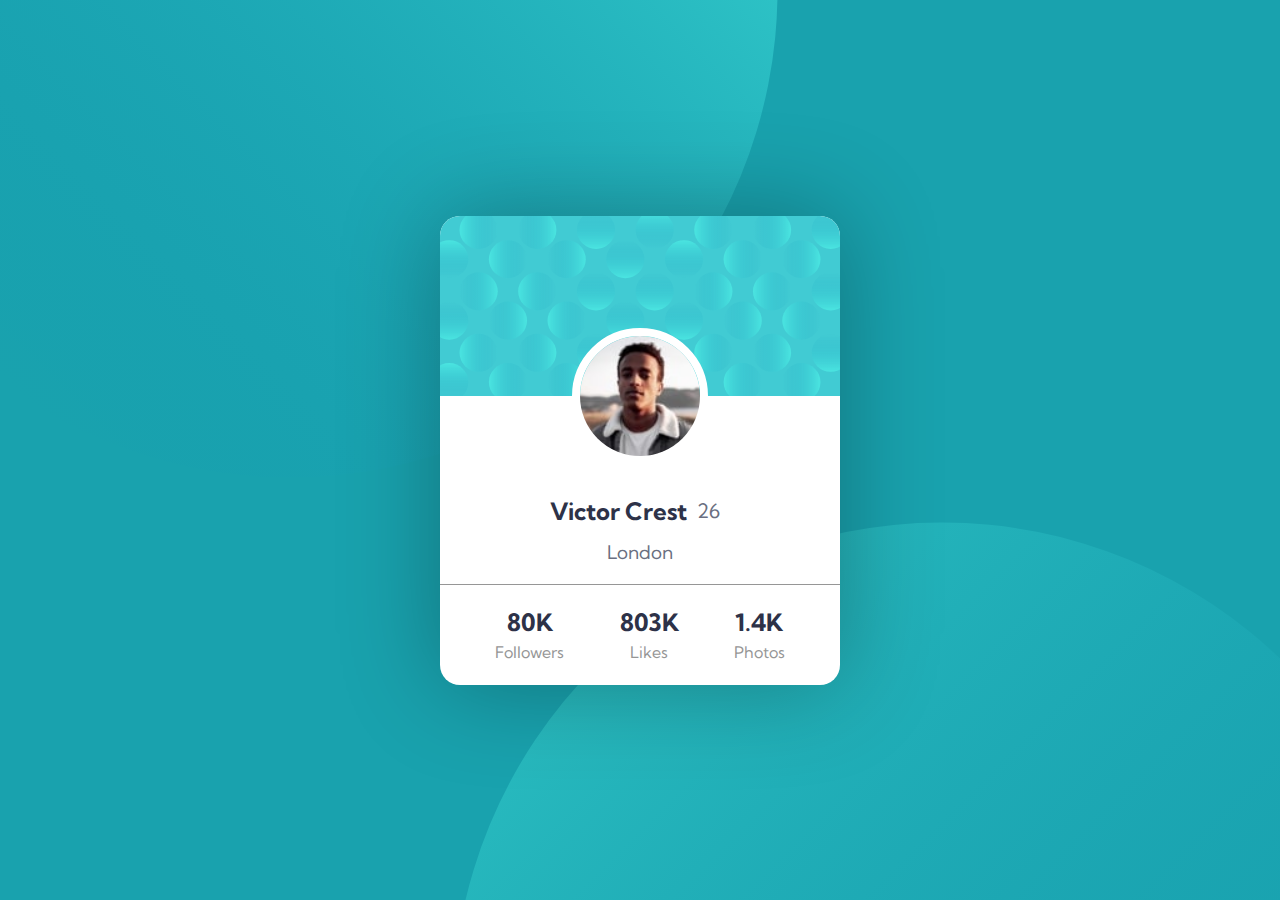
<file: profile card component/index.html>
<!DOCTYPE html>
<html lang="en">
  <head>
    <meta charset="UTF-8" />
    <meta name="viewport" content="width=device-width, initial-scale=1.0" />
    <!-- displays site properly based on user's device -->

    <link
      rel="icon"
      type="image/png"
      sizes="32x32"
      href="./images/favicon-32x32.png"
    />

    <link rel="stylesheet" href="css/style.css" />

    <title>Frontend Mentor | Profile card component</title>

    <!-- Feel free to remove these styles or customise in your own stylesheet 👍 -->
  </head>
  <body>
    <div class="container">
      <div class="card-top">
        <div class="card-image">
          <img src="images/image-victor.jpg" alt="" />
        </div>
      </div>
      <div class="card-info">
        <div class="profile-info">
          <div class="info">
            <h2>Victor Crest</h2>
            <h2 class="age">26</h2>
          </div>

          <h3 class="location">London</h3>
        </div>
        <div class="social">
          <div class="item">
            <h2>80K</h2>
            <p>Followers</p>
          </div>
          <div class="item">
            <h2>803K</h2>
            <p>Likes</p>
          </div>
          <div class="item">
            <h2>1.4K</h2>
            <p>Photos</p>
          </div>
        </div>
      </div>
    </div>
  </body>
</html>
</file>
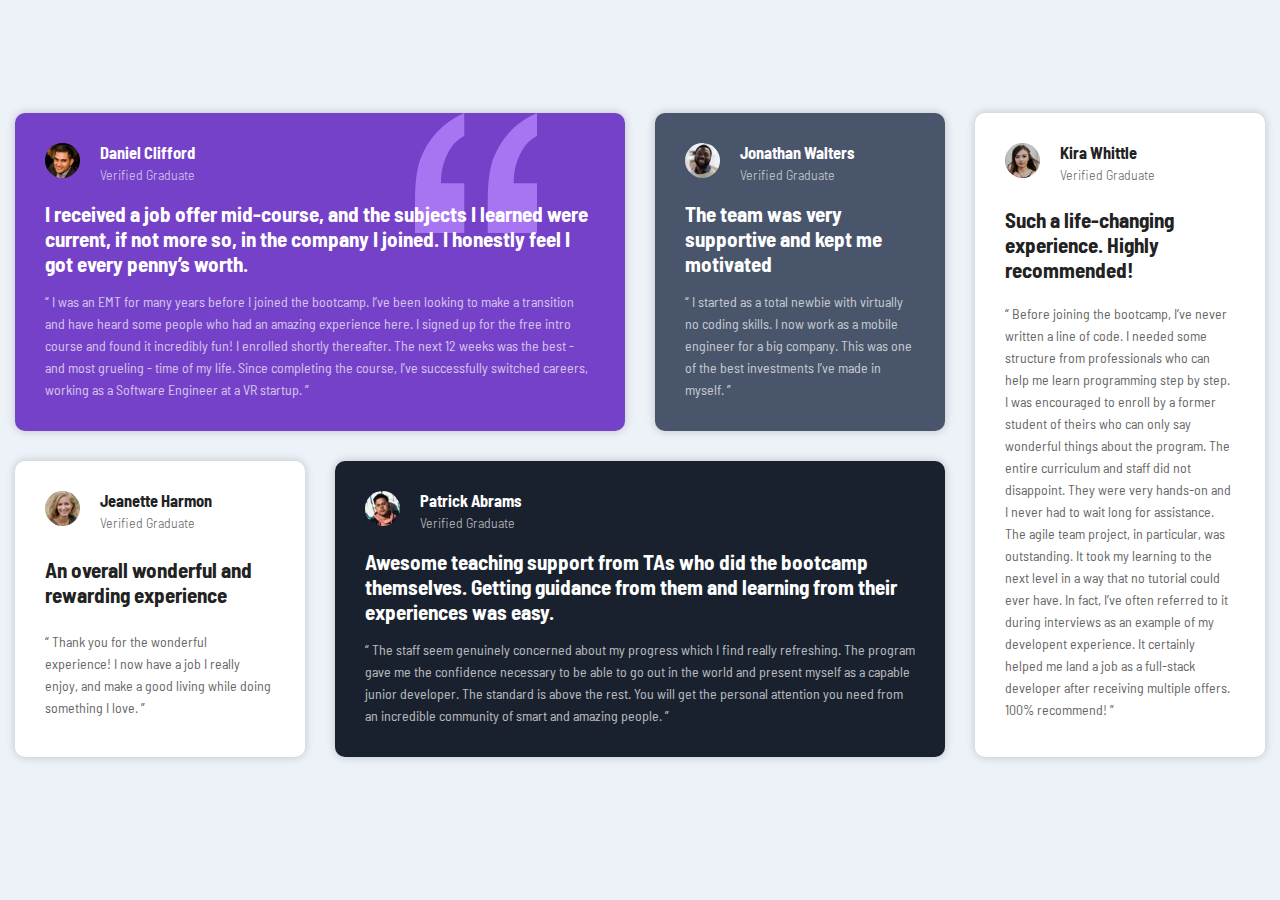
<file: testimonials-grid-section/index.html>
<!DOCTYPE html>
<html lang="en">
  <head>
    <meta charset="UTF-8" />
    <meta name="viewport" content="width=device-width, initial-scale=1.0" />
    <!-- displays site properly based on user's device -->

    <link
      rel="icon"
      type="image/png"
      sizes="32x32"
      href="./images/favicon-32x32.png"
    />

    <title>Frontend Mentor | [Challenge Name Here]</title>

    <link rel="stylesheet" href="css/style.css" />
  </head>
  <body>
    <div class="container">
      <div class="testimonial testimonial-1">
        <div class="user">
          <div class="user-photo">
            <img src="images/image-daniel.jpg" alt="" />
          </div>
          <div class="user-info">
            <h3>Daniel Clifford</h3>
            <p>Verified Graduate</p>
          </div>
        </div>
        <h2>
          I received a job offer mid-course, and the subjects I learned were
          current, if not more so, in the company I joined. I honestly feel I
          got every penny’s worth.
        </h2>
        <p>
          “ I was an EMT for many years before I joined the bootcamp. I’ve been
          looking to make a transition and have heard some people who had an
          amazing experience here. I signed up for the free intro course and
          found it incredibly fun! I enrolled shortly thereafter. The next 12
          weeks was the best - and most grueling - time of my life. Since
          completing the course, I’ve successfully switched careers, working as
          a Software Engineer at a VR startup. ”
        </p>
      </div>
      <div class="testimonial testimonial-2">
        <div class="user">
          <div class="user-photo">
            <img src="images/image-jonathan.jpg" alt="" />
          </div>
          <div class="user-info">
            <h3>Jonathan Walters</h3>
            <p>Verified Graduate</p>
          </div>
        </div>
        <h2>The team was very supportive and kept me motivated</h2>
        <p>
          “ I started as a total newbie with virtually no coding skills. I now
          work as a mobile engineer for a big company. This was one of the best
          investments I’ve made in myself. ”
        </p>
      </div>
      <div class="testimonial testimonial-4">
        <div class="user">
          <div class="user-photo">
            <img src="images/image-jeanette.jpg" alt="" />
          </div>
          <div class="user-info">
            <h3>Jeanette Harmon</h3>
            <p>Verified Graduate</p>
          </div>
        </div>
        <h2>An overall wonderful and rewarding experience</h2>
        <p>
          “ Thank you for the wonderful experience! I now have a job I really
          enjoy, and make a good living while doing something I love. ”
        </p>
      </div>
      <div class="testimonial testimonial-5">
        <div class="user">
          <div class="user-photo">
            <img src="images/image-patrick.jpg" alt="" />
          </div>
          <div class="user-info">
            <h3>Patrick Abrams</h3>
            <p>Verified Graduate</p>
          </div>
        </div>
        <h2>
          Awesome teaching support from TAs who did the bootcamp themselves.
          Getting guidance from them and learning from their experiences was
          easy.
        </h2>
        <p>
          “ The staff seem genuinely concerned about my progress which I find
          really refreshing. The program gave me the confidence necessary to be
          able to go out in the world and present myself as a capable junior
          developer. The standard is above the rest. You will get the personal
          attention you need from an incredible community of smart and amazing
          people. ”
        </p>
      </div>
      <div class="testimonial testimonial-3">
        <div class="user">
          <div class="user-photo">
            <img src="images/image-kira.jpg" alt="" />
          </div>
          <div class="user-info">
            <h3>Kira Whittle</h3>
            <p>Verified Graduate</p>
          </div>
        </div>
        <h2>Such a life-changing experience. Highly recommended!</h2>
        <p>
          “ Before joining the bootcamp, I’ve never written a line of code. I
          needed some structure from professionals who can help me learn
          programming step by step. I was encouraged to enroll by a former
          student of theirs who can only say wonderful things about the program.
          The entire curriculum and staff did not disappoint. They were very
          hands-on and I never had to wait long for assistance. The agile team
          project, in particular, was outstanding. It took my learning to the
          next level in a way that no tutorial could ever have. In fact, I’ve
          often referred to it during interviews as an example of my developent
          experience. It certainly helped me land a job as a full-stack
          developer after receiving multiple offers. 100% recommend! ”
        </p>
      </div>
    </div>
  </body>
</html>
</file>
<file: profile card component/css/style.css>
@import url(https://fonts.googleapis.com/css?family=Kumbh+Sans:300,regular,700);
* {
  padding: 0;
  margin: 0;
}

body {
  background: url(../images/bg-pattern-bottom.svg) bottom -600px right -150px no-repeat, url(../images/bg-pattern-top.svg) top -500px left -200px no-repeat;
  background-color: #19a2ae;
  height: 100vh;
  font-family: 'Kumbh Sans';
  display: flex;
  justify-content: center;
  align-items: center;
  margin: 0;
  color: #2d3248;
}

.container {
  width: 400px;
  background-color: #fff;
  border-radius: 20px;
  box-shadow: 0 0 100px rgba(0, 0, 0, 0.3);
}

.card-top {
  background: url("../images/bg-pattern-card.svg") no-repeat center center/cover;
  border-top-left-radius: 20px;
  border-top-right-radius: 20px;
  width: 100%;
  height: 180px;
  position: relative;
}

.card-top .card-image {
  position: absolute;
  top: 100%;
  left: 50%;
  transform: translate(-50%, -50%);
  border-radius: 50%;
  border: 8px solid #fff;
  width: 120px;
  height: 120px;
  overflow: hidden;
}

.card-top .card-image img {
  max-width: 100%;
  height: 100%;
  display: block;
  object-fit: cover;
}

.profile-info {
  margin-top: 100px;
  text-align: center;
  display: flex;
  justify-content: center;
  flex-direction: column;
}

.profile-info .info {
  display: flex;
  justify-content: center;
  text-align: center;
  align-items: center;
}

.profile-info .info h2 {
  margin-right: 10px;
  font-weight: 700;
}

.profile-info .info .age {
  font-weight: 400;
  font-size: 20px;
  color: #6a6f81;
}

.profile-info .location {
  margin-top: 15px;
  font-weight: 400;
  display: block;
  color: #6a6f81;
  margin-bottom: 20px;
}

.social {
  display: flex;
  width: 100%;
  height: 100px;
  justify-content: space-evenly;
  align-items: center;
  text-align: center;
  border-top: 1px solid #969696;
}

.social .item h2 {
  font-weight: 700;
}

.social .item p {
  font-weight: 400;
  color: #969696;
  margin-top: 5px;
}
</file>
<file: testimonials-grid-section/css/style.css>
@import url(https://fonts.googleapis.com/css?family=Barlow+Semi+Condensed:100,100italic,200,200italic,300,300italic,regular,italic,500,500italic,600,600italic,700,700italic,800,800italic,900,900italic);
* {
  box-sizing: border-box;
  padding: 0;
  margin: 0;
  font-family: 'Barlow Semi Condensed';
}

body {
  background-color: #ecf2f8;
  display: flex;
  justify-content: center;
  align-items: center;
  height: 100vh;
}

.container {
  max-width: 1250px;
  margin: 0 auto;
  display: grid;
  grid-gap: 30px;
  grid-template-columns: repeat(4, 1fr);
  grid-template-rows: repeat(4, max-content);
}

.testimonial {
  padding: 30px;
  display: grid;
  grid-template-columns: 1fr;
  font-size: 14px;
  border-radius: 10px;
  color: #fff;
  word-wrap: break-word;
  box-shadow: 0 0 10px 0 rgba(0, 0, 0, 0.2);
}

.testimonial h2 {
  margin: 15px 0;
}

.testimonial p {
  opacity: .7;
  line-height: 22px;
}

.testimonial-1 {
  grid-column: 1/3;
  grid-row-start: 1;
  grid-row-end: 3;
  background: url(../images/bg-pattern-quotation.svg) no-repeat;
  background-position: 400px 0px;
  background-size: 20%;
  background-color: #7541c8;
}

.testimonial-2 {
  grid-column: 3/3;
  grid-row-start: 1;
  grid-row-end: 3;
  background-color: #48556a;
}

.testimonial-3 {
  grid-column: 4/-1;
  grid-row-start: 1;
  grid-row-end: 4;
  background-color: #fff;
  color: #222;
}

.testimonial-4 {
  grid-column: 1/1;
  grid-row-start: 3;
  grid-row-end: 4;
  background-color: #fff;
  color: #222;
}

.testimonial-5 {
  grid-column: 2/4;
  grid-row-start: 3;
  grid-row-end: 4;
  background-color: #19212e;
}

.user {
  display: flex;
}

.user-photo {
  border-radius: 50%;
  width: 35px;
  height: 35px;
  overflow: hidden;
  margin-right: 20px;
}

.user-photo img {
  width: 100%;
  height: 100%;
  object-fit: cover;
}

.user-info h2 {
  font-size: 16px;
  font-weight: 600;
  letter-spacing: .1px;
}

.user-info p {
  font-weight: 300;
  margin-top: 2px;
  font-size: 14px;
}
</file>
